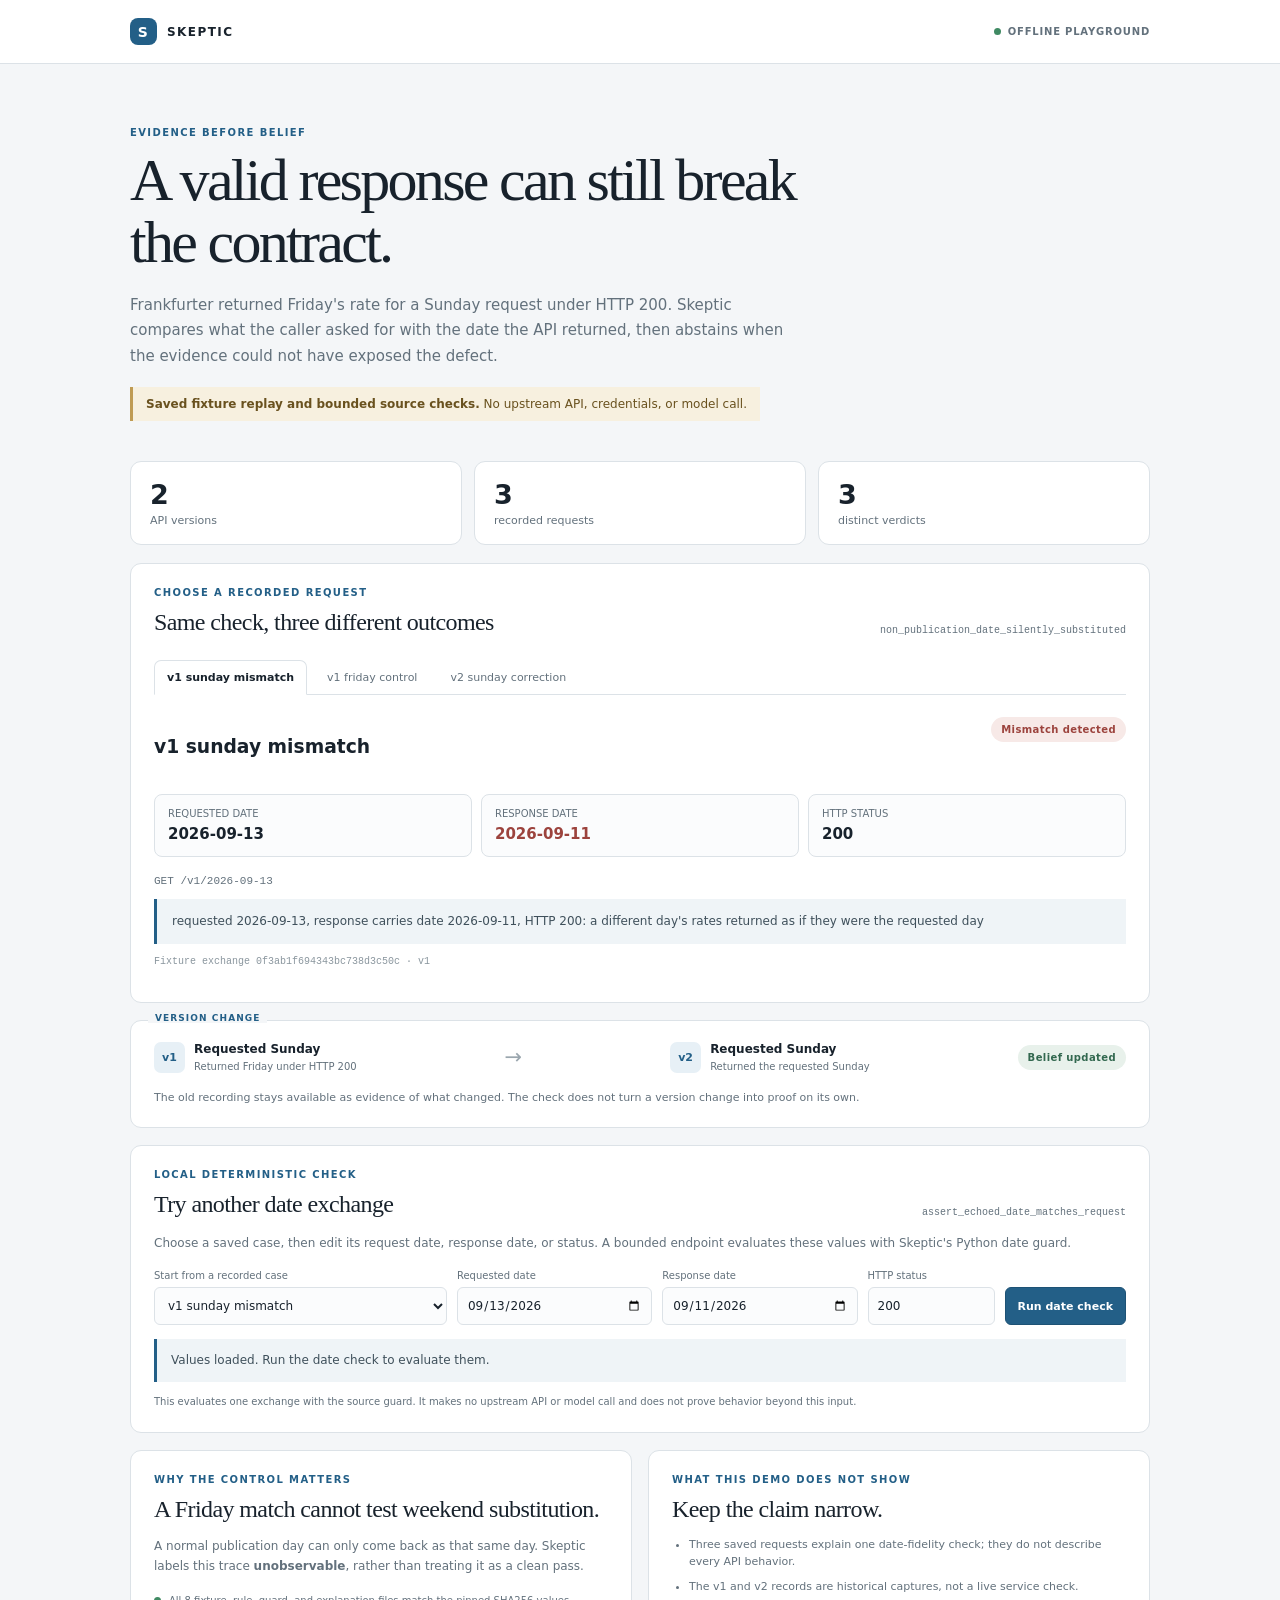
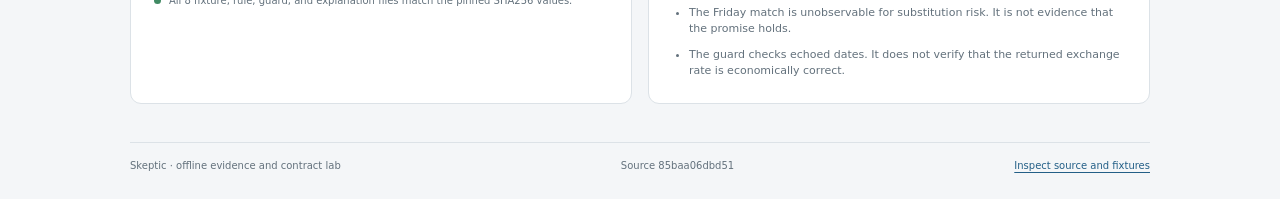
<file: docs/demo/index.html>
<!--
  Skeptic's recorded date-fidelity viewer and local contract lab.
  app.js presents verdicts generated by fixtures/checks.py and runs the
  bounded date guard against visitor input without contacting an upstream API.
-->
<!doctype html>
<html lang="en">
  <head>
    <meta charset="utf-8">
    <meta name="viewport" content="width=device-width, initial-scale=1">
    <meta name="description" content="See how Skeptic distinguishes a mismatch, a useful control, and an unobservable result.">
    <title>Skeptic | Evidence before belief</title>
    <link rel="stylesheet" href="styles.css">
    <script type="module" src="app.js"></script>
  </head>
  <body>
    <header class="topbar">
      <a class="brand" href="https://github.com/lgoyal6/skeptic"><span class="brand-mark">S</span> SKEPTIC</a>
      <span class="read-only"><span class="status-dot"></span> OFFLINE PLAYGROUND</span>
    </header>

    <main>
      <section class="hero">
        <p class="eyebrow">EVIDENCE BEFORE BELIEF</p>
        <h1>A valid response can still break the contract.</h1>
        <p class="lede">Frankfurter returned Friday's rate for a Sunday request under HTTP 200. Skeptic compares what the caller asked for with the date the API returned, then abstains when the evidence could not have exposed the defect.</p>
        <div class="scope"><strong>Saved fixture replay and bounded source checks.</strong> No upstream API, credentials, or model call.</div>
      </section>

      <section class="stats" aria-label="Recorded examples">
        <article><span class="stat" id="version-count">2</span><span>API versions</span></article>
        <article><span class="stat" id="case-count">3</span><span>recorded requests</span></article>
        <article><span class="stat" id="outcome-count">3</span><span>distinct verdicts</span></article>
      </section>

      <section class="panel walkthrough">
        <div class="section-head">
          <div><p class="eyebrow">CHOOSE A RECORDED REQUEST</p><h2>Same check, three different outcomes</h2></div>
          <span class="rule-id">non_publication_date_silently_substituted</span>
        </div>
        <div class="case-tabs" id="case-tabs" role="tablist" aria-label="Recorded requests"></div>
        <article id="case-detail" class="case-detail" role="tabpanel" tabindex="0" aria-live="polite"></article>
      </section>

      <section class="comparison" aria-label="How the result changes by version">
        <div class="comparison-label">VERSION CHANGE</div>
        <div class="version-row">
          <div><span class="version">v1</span><strong>Requested Sunday</strong><span>Returned Friday under HTTP 200</span></div>
          <span class="arrow" aria-hidden="true">→</span>
          <div><span class="version">v2</span><strong>Requested Sunday</strong><span>Returned the requested Sunday</span></div>
          <span class="outcome demoted">Belief updated</span>
        </div>
        <p class="comparison-note">The old recording stays available as evidence of what changed. The check does not turn a version change into proof on its own.</p>
      </section>

      <section class="panel guard-lab" aria-labelledby="guard-lab-title">
        <div class="section-head">
          <div><p class="eyebrow">LOCAL DETERMINISTIC CHECK</p><h2 id="guard-lab-title">Try another date exchange</h2></div>
          <span class="rule-id">assert_echoed_date_matches_request</span>
        </div>
        <p class="body-copy">Choose a saved case, then edit its request date, response date, or status. A bounded endpoint evaluates these values with Skeptic's Python date guard.</p>
        <form id="guard-form" class="guard-form">
          <label>Start from a recorded case<select id="guard-case"></select></label>
          <label>Requested date<input id="guard-request-date" type="date"></label>
          <label>Response date<input id="guard-response-date" type="date"></label>
          <label>HTTP status<input id="guard-status" type="number" min="100" max="599" step="1" value="200"></label>
          <button type="submit">Run date check</button>
        </form>
        <div id="guard-result" class="guard-result" role="status" aria-live="polite">Edit the values and run the date check.</div>
        <p class="guard-limit">This evaluates one exchange with the source guard. It makes no upstream API or model call and does not prove behavior beyond this input.</p>
      </section>

      <section class="lower-grid">
        <article class="panel">
          <p class="eyebrow">WHY THE CONTROL MATTERS</p>
          <h2>A Friday match cannot test weekend substitution.</h2>
          <p class="body-copy">A normal publication day can only come back as that same day. Skeptic labels this trace <strong>unobservable</strong>, rather than treating it as a clean pass.</p>
          <div class="integrity"><span class="status-dot"></span><span id="integrity-status">Checking fixture hashes...</span></div>
        </article>
        <article class="panel limits-panel">
          <p class="eyebrow">WHAT THIS DEMO DOES NOT SHOW</p>
          <h2>Keep the claim narrow.</h2>
          <ul id="limits-list"></ul>
        </article>
      </section>

      <footer class="footer">
        <span>Skeptic · offline evidence and contract lab</span>
        <span id="source-commit"></span>
        <a id="source-link" href="https://github.com/lgoyal6/skeptic">Inspect source and fixtures</a>
      </footer>
    </main>
  </body>
</html>
</file>
<file: docs/demo/styles.css>
/* Skeptic evidence walkthrough styles.
 * index.html defines the comparison and app.js fills it from recorded verdicts.
 * The layout keeps mismatch, abstention, and limits visually distinct.
 */
:root {
  color-scheme: light;
  --ink: #18222c;
  --muted: #63717c;
  --line: #dce2e7;
  --paper: #f4f6f8;
  --white: #fff;
  --blue: #235f87;
  --soft-blue: #e7f0f6;
  --red: #9c433d;
  --soft-red: #f7e9e7;
  --amber: #87611e;
  --soft-amber: #f7f0df;
  --green: #32684f;
  --soft-green: #e8f1eb;
  font-family: Inter, ui-sans-serif, system-ui, -apple-system, BlinkMacSystemFont, "Segoe UI", sans-serif;
}

* { box-sizing: border-box; }
body { margin: 0; background: var(--paper); color: var(--ink); }
a { color: var(--blue); text-underline-offset: 3px; }
.topbar { height: 64px; display: flex; align-items: center; justify-content: space-between; padding: 0 max(24px, calc((100vw - 1020px) / 2)); border-bottom: 1px solid var(--line); background: var(--white); }
.brand { display: flex; align-items: center; gap: 10px; color: var(--ink); font-size: 12px; font-weight: 780; letter-spacing: .12em; text-decoration: none; }
.brand-mark { display: grid; place-items: center; width: 27px; height: 27px; border-radius: 8px; background: var(--blue); color: white; font-size: 14px; }
.read-only { display: inline-flex; align-items: center; gap: 7px; color: var(--muted); font-size: 10px; font-weight: 730; letter-spacing: .08em; }
.status-dot { width: 7px; height: 7px; flex: 0 0 auto; border-radius: 50%; background: #408a63; }
main { width: min(100% - 40px, 1020px); margin: 0 auto; }
.hero { max-width: 760px; padding: 63px 0 30px; }
.eyebrow { margin: 0 0 11px; color: var(--blue); font-size: 10px; font-weight: 780; letter-spacing: .14em; }
h1 { max-width: 710px; margin: 0; font-family: Georgia, "Times New Roman", serif; font-size: clamp(40px, 7vw, 60px); font-weight: 500; letter-spacing: -.045em; line-height: 1.04; }
.lede { max-width: 675px; margin: 19px 0 18px; color: var(--muted); font-size: 15px; line-height: 1.7; }
.scope { width: fit-content; padding: 10px 13px; border-left: 3px solid #bf9b53; background: var(--soft-amber); color: #69511e; font-size: 12px; }
.stats { display: grid; grid-template-columns: repeat(3, 1fr); gap: 12px; margin: 10px 0 18px; }
.stats article,.panel { border: 1px solid var(--line); border-radius: 11px; background: var(--white); }
.stats article { display: flex; flex-direction: column; gap: 4px; padding: 17px 19px; color: var(--muted); font-size: 11px; }
.stat { color: var(--ink); font-size: 27px; font-weight: 720; letter-spacing: -.04em; }
.panel { padding: 23px; }
.section-head { display: flex; justify-content: space-between; align-items: flex-end; gap: 18px; }
h2 { margin: 0; font-family: Georgia, "Times New Roman", serif; font-size: 24px; font-weight: 500; letter-spacing: -.025em; }
.rule-id { max-width: 260px; overflow-wrap: anywhere; color: var(--muted); font: 10px ui-monospace, SFMono-Regular, Menlo, monospace; }
.case-tabs { display: flex; gap: 7px; margin: 24px 0 0; border-bottom: 1px solid var(--line); }
.case-tab { position: relative; margin-bottom: -1px; padding: 10px 12px; border: 1px solid transparent; border-radius: 7px 7px 0 0; background: transparent; color: var(--muted); font: inherit; font-size: 11px; cursor: pointer; }
.case-tab[aria-selected="true"] { border-color: var(--line); border-bottom-color: var(--white); background: var(--white); color: var(--ink); font-weight: 720; }
.case-tab:focus-visible { outline: 3px solid #94bad0; outline-offset: 2px; }
.case-detail { padding: 22px 0 2px; }
.case-topline { display: flex; justify-content: space-between; gap: 16px; align-items: flex-start; }
.outcome { display: inline-flex; align-items: center; width: fit-content; border-radius: 999px; padding: 7px 10px; font-size: 10px; font-weight: 770; letter-spacing: .04em; }
.outcome.contradicts_doc { background: var(--soft-red); color: var(--red); }
.outcome.unobservable { background: var(--soft-amber); color: var(--amber); }
.outcome.supports_doc { background: var(--soft-green); color: var(--green); }
.trace-grid { display: grid; grid-template-columns: 1fr 1fr 1fr; gap: 9px; margin: 18px 0; }
.trace-cell { display: flex; flex-direction: column; gap: 6px; padding: 13px; border: 1px solid var(--line); border-radius: 8px; background: #fbfcfd; }
.trace-cell span { color: var(--muted); font-size: 10px; }
.trace-cell strong { font-size: 15px; }
.trace-cell .bad-date { color: var(--red); }
.trace-cell .good-date { color: var(--green); }
.path-line { margin: 0 0 12px; color: var(--muted); font: 11px ui-monospace, SFMono-Regular, Menlo, monospace; overflow-wrap: anywhere; }
.verdict-detail { margin: 0; padding: 13px 15px; border-left: 3px solid var(--blue); background: #eff4f7; color: #3f505b; font-size: 12px; line-height: 1.6; }
.key-line { margin-top: 12px; color: #8a969e; font: 10px ui-monospace, SFMono-Regular, Menlo, monospace; }
.comparison { position: relative; margin: 17px 0; padding: 21px 23px; border: 1px solid var(--line); border-radius: 11px; background: var(--white); }
.comparison-label { position: absolute; top: -8px; left: 17px; padding: 0 7px; background: var(--paper); color: var(--blue); font-size: 9px; font-weight: 760; letter-spacing: .12em; }
.version-row { display: flex; align-items: center; justify-content: space-between; gap: 15px; }
.version-row div { display: grid; grid-template-columns: auto 1fr; column-gap: 9px; row-gap: 4px; align-items: center; }
.version { display: grid; grid-row: span 2; place-items: center; width: 31px; height: 31px; border-radius: 7px; background: var(--soft-blue); color: var(--blue); font-size: 11px; font-weight: 750; }
.version-row strong { font-size: 12px; }
.version-row div span:last-child { color: var(--muted); font-size: 10px; }
.arrow { color: #9aa6ae; font-size: 21px; }
.outcome.demoted { flex: 0 0 auto; background: var(--soft-green); color: var(--green); }
.comparison-note { margin: 17px 0 0; color: var(--muted); font-size: 11px; line-height: 1.5; }
.guard-lab { margin: 17px 0; }
.guard-lab .body-copy { margin: 16px 0; }
.guard-form { display: grid; grid-template-columns: 1.5fr 1fr 1fr .65fr auto; gap: 10px; align-items: end; }
.guard-form label { display: grid; gap: 6px; color: var(--muted); font-size: 10px; }
.guard-form input,.guard-form select { min-width: 0; width: 100%; height: 38px; border: 1px solid var(--line); border-radius: 6px; background: #fbfcfd; color: var(--ink); font: inherit; font-size: 12px; padding: 0 9px; }
.guard-form button { height: 38px; border: 1px solid #1d5275; border-radius: 6px; background: var(--blue); color: #fff; font: inherit; font-size: 11px; font-weight: 700; padding: 0 12px; cursor: pointer; }
.guard-form input:focus-visible,.guard-form select:focus-visible,.guard-form button:focus-visible { outline: 3px solid #94bad0; outline-offset: 2px; }
.guard-result { margin-top: 14px; padding: 12px 14px; border-left: 3px solid var(--blue); background: #eff4f7; color: #3f505b; font-size: 12px; line-height: 1.6; }
.guard-result.is-finding { border-left-color: var(--red); background: var(--soft-red); color: var(--red); }
.guard-result.is-match { border-left-color: var(--green); background: var(--soft-green); color: var(--green); }
.guard-result.is-neutral { border-left-color: var(--amber); background: var(--soft-amber); color: var(--amber); }
.guard-result.is-error { border-left-color: var(--red); background: var(--soft-red); color: var(--red); }
.guard-limit { margin: 12px 0 0; color: var(--muted); font-size: 10px; line-height: 1.5; }
.lower-grid { display: grid; grid-template-columns: 1fr 1fr; gap: 16px; margin-bottom: 38px; }
.lower-grid h2 { margin-bottom: 14px; }
.body-copy { margin: 0 0 18px; color: var(--muted); font-size: 12px; line-height: 1.65; }
.integrity { display: flex; align-items: center; gap: 8px; color: var(--muted); font-size: 10px; }
.limits-panel ul { display: grid; gap: 9px; margin: 0; padding-left: 17px; color: var(--muted); font-size: 11px; line-height: 1.5; }
.footer { display: flex; flex-wrap: wrap; justify-content: space-between; gap: 12px; padding: 17px 0 27px; border-top: 1px solid var(--line); color: var(--muted); font-size: 10px; }
@media (max-width: 780px) { .guard-form { grid-template-columns: 1fr 1fr; } .guard-form label:first-child { grid-column: 1 / -1; } .guard-form button { grid-column: 1 / -1; } }
@media (max-width: 700px) { .section-head { align-items: flex-start; flex-direction: column; } .rule-id { max-width: none; } .version-row { align-items: flex-start; flex-direction: column; } .arrow { transform: rotate(90deg); } .lower-grid { grid-template-columns: 1fr; } }
@media (max-width: 500px) { .guard-form { grid-template-columns: 1fr; } .guard-form label:first-child,.guard-form button { grid-column: auto; } }
@media (max-width: 500px) { .topbar { padding: 0 16px; } main { width: min(100% - 28px, 1020px); } .hero { padding-top: 43px; } .panel { padding: 16px; } .stats { gap: 7px; } .stats article { padding: 13px 11px; } .stat { font-size: 23px; } .case-tabs { flex-wrap: wrap; } .trace-grid { grid-template-columns: 1fr; } .case-topline { flex-direction: column; } }
</file>
